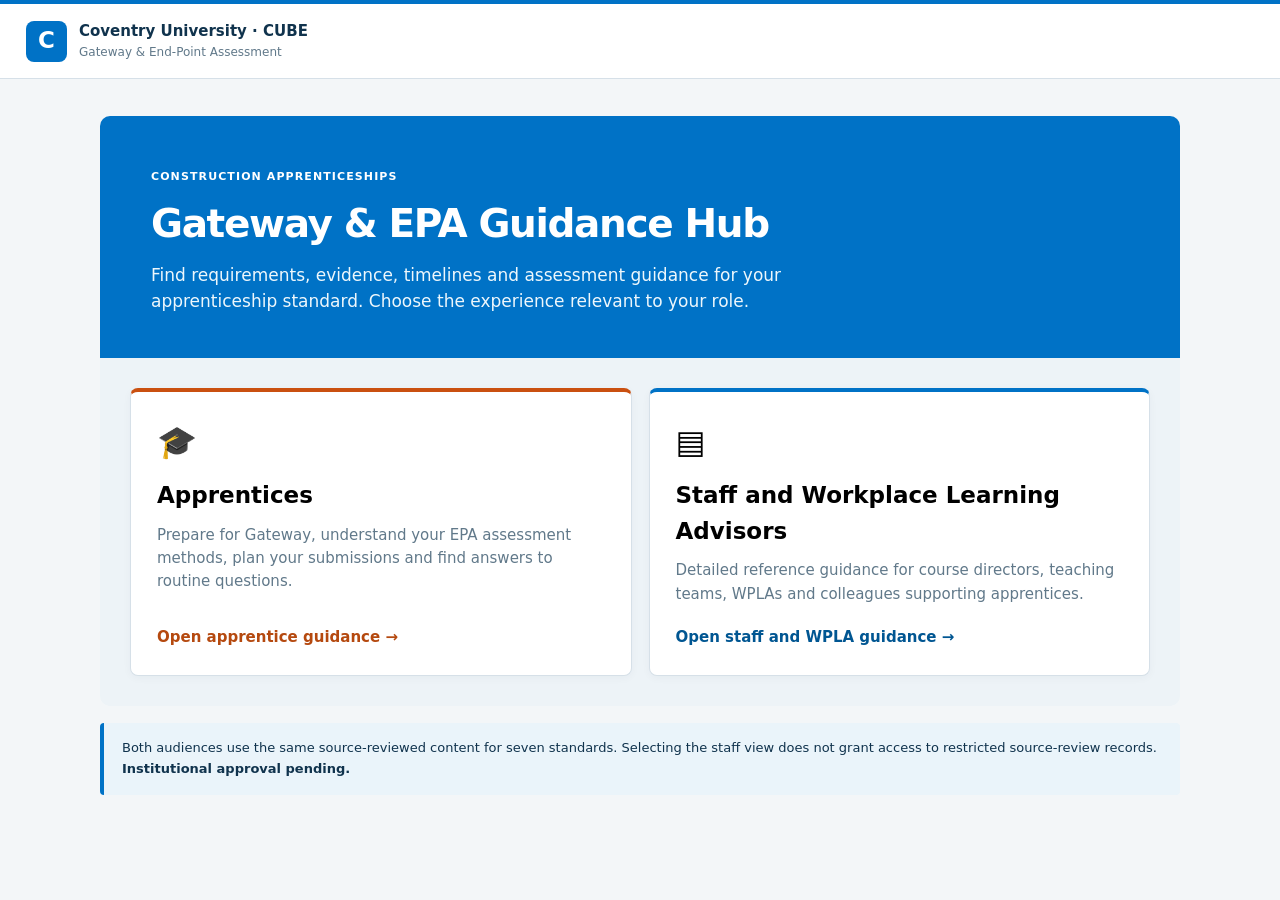
<file: index.html>
<!doctype html>
<html lang="en-GB">
<head>
  <meta charset="utf-8">
  <meta name="viewport" content="width=device-width, initial-scale=1">
  <meta name="robots" content="noindex">
  <title>Opening CUBE Gateway &amp; EPA Guidance Hub</title>
  <meta http-equiv="refresh" content="0; url=./site/">
  <script>
    // Preserve standard, role, pathway, and section in existing bookmarked links.
    window.location.replace('./site/' + window.location.search + window.location.hash);
  </script>
</head>
<body>
  <main>
    <p>Opening the <a href="./site/">CUBE Gateway &amp; EPA Guidance Hub</a>…</p>
  </main>
</body>
</html>
</file>
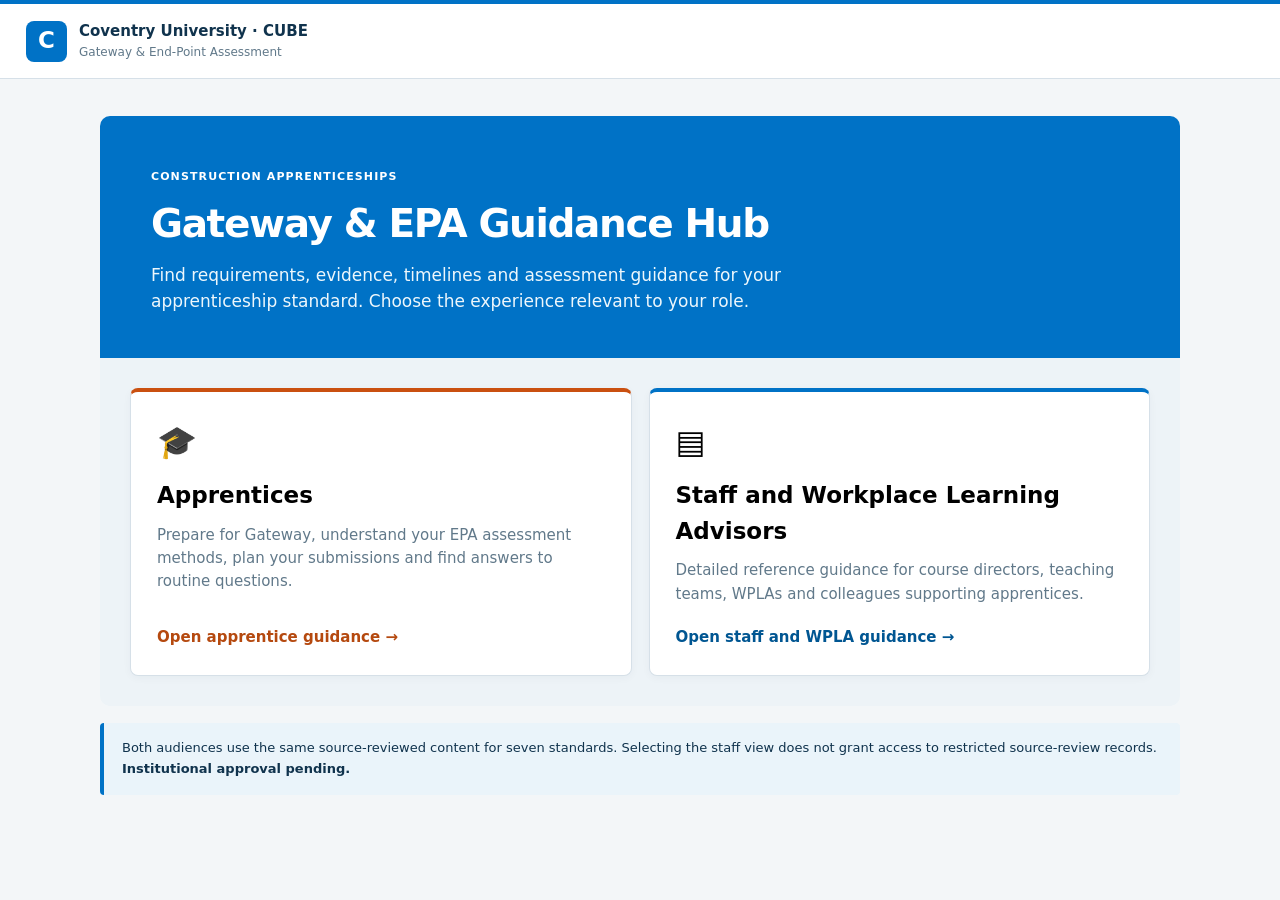
<file: site/index.html>
<!DOCTYPE html>
<html lang="en-GB">
<head>
<meta charset="utf-8">
<meta name="viewport" content="width=device-width, initial-scale=1">
<meta name="color-scheme" content="light">
<meta name="description" content="Coventry University CUBE construction apprenticeship Gateway and End-Point Assessment guidance for apprentices, staff and Workplace Learning Advisors.">
<meta name="theme-color" content="#0072C6">
<title>Gateway & EPA Guidance Hub · Coventry University CUBE</title>
<link rel="stylesheet" href="./styles.css">
<script src="./app.js" defer></script>
</head>
<body>
<div id="app"><div class="loading-screen"><div class="spinner"></div><p>Loading Gateway & EPA guidance…</p></div></div>
<noscript><div class="noscript">This guidance hub needs JavaScript. Enable JavaScript to use the interactive site, or consult the official apprenticeship and EPAO documents.</div></noscript>
</body>
</html>
</file>
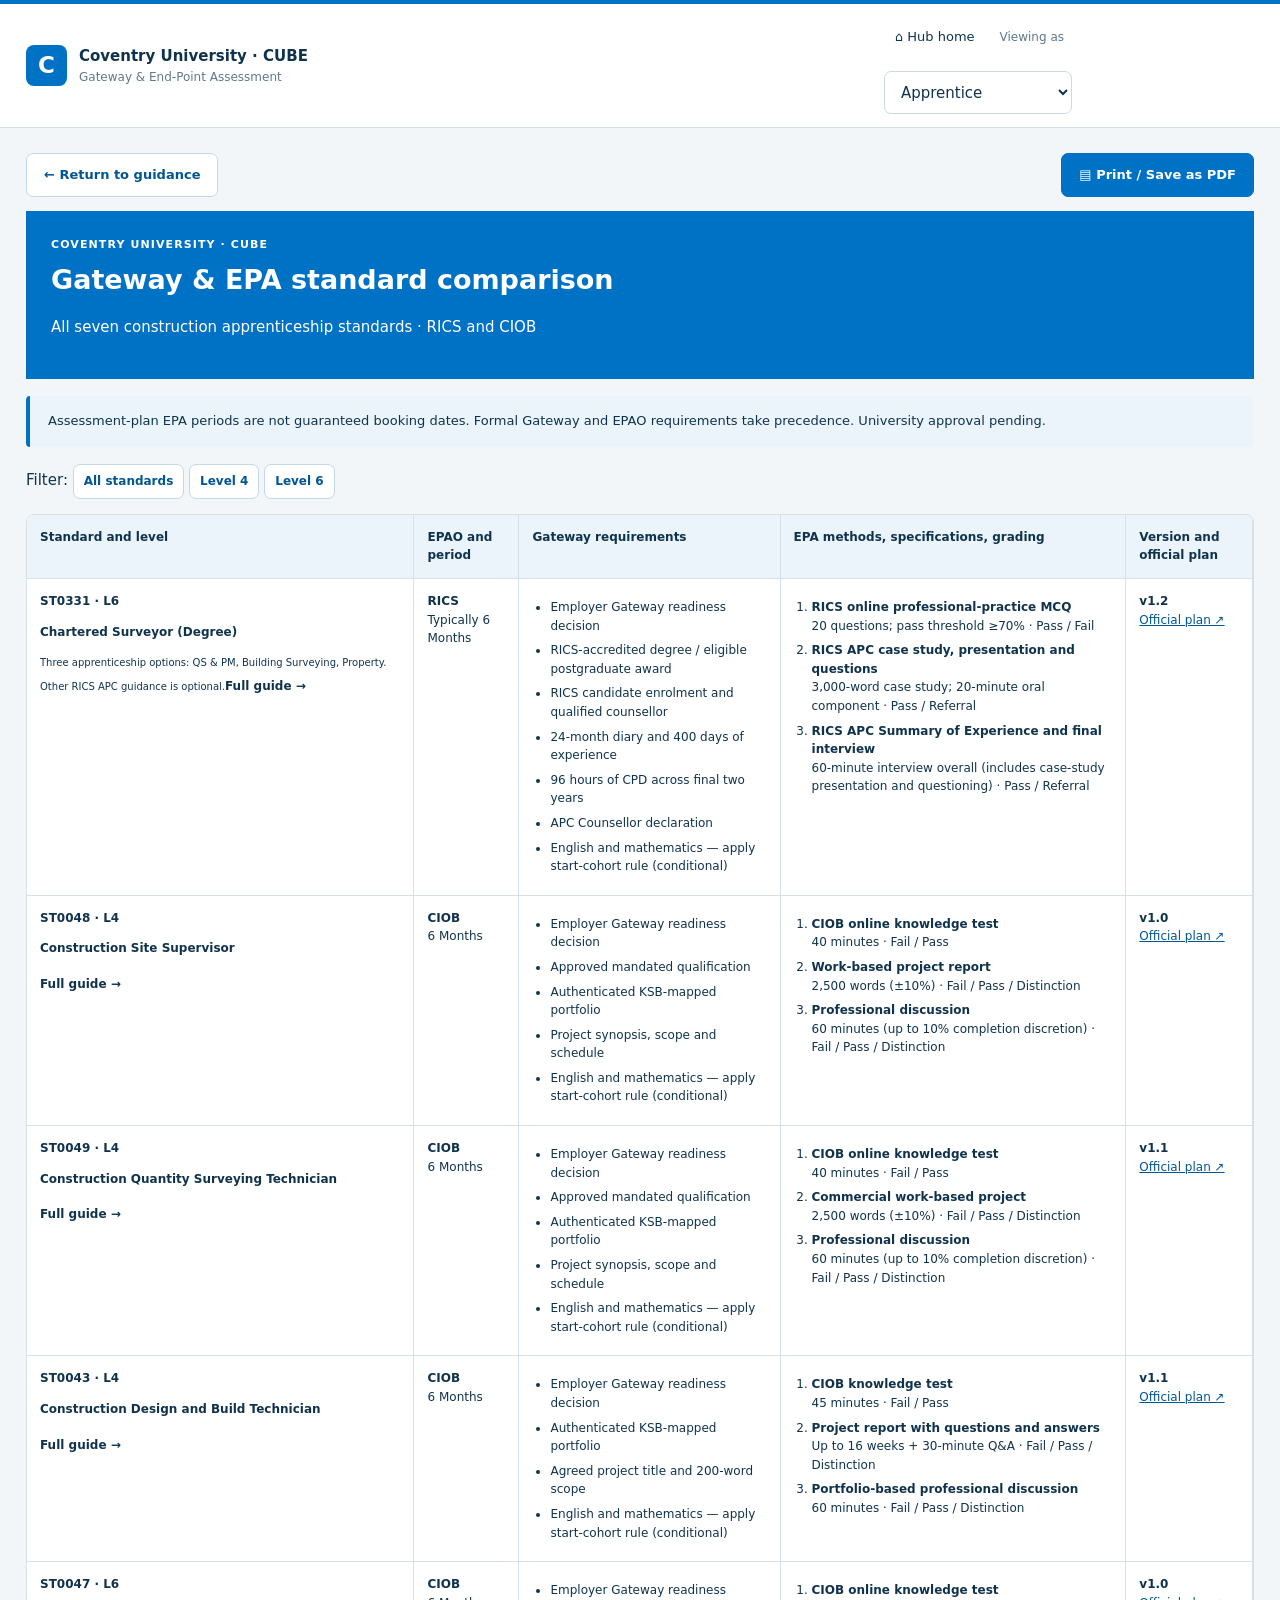
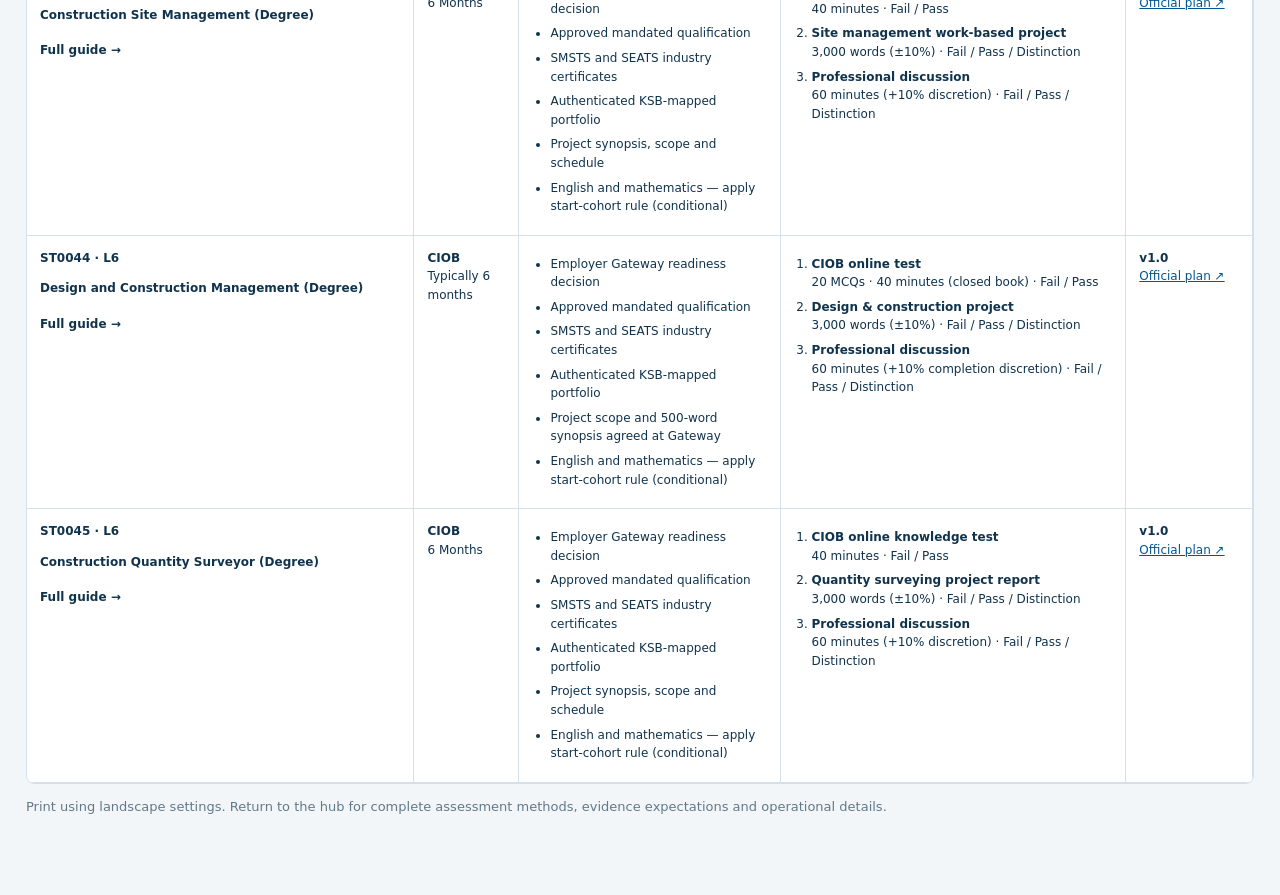
<file: site/compare/index.html>
<!doctype html><html lang="en"><head><meta charset="utf-8"><meta name="viewport" content="width=device-width,initial-scale=1"><title>Redirecting to standard comparison</title><script>const u=new URL('../',location.href);const q=new URLSearchParams(location.search);q.set('view','compare');u.search=q.toString();location.replace(u.toString());</script></head><body><p>Redirecting to the <a href="../?view=compare">standards comparison</a>…</p></body></html>
</file>
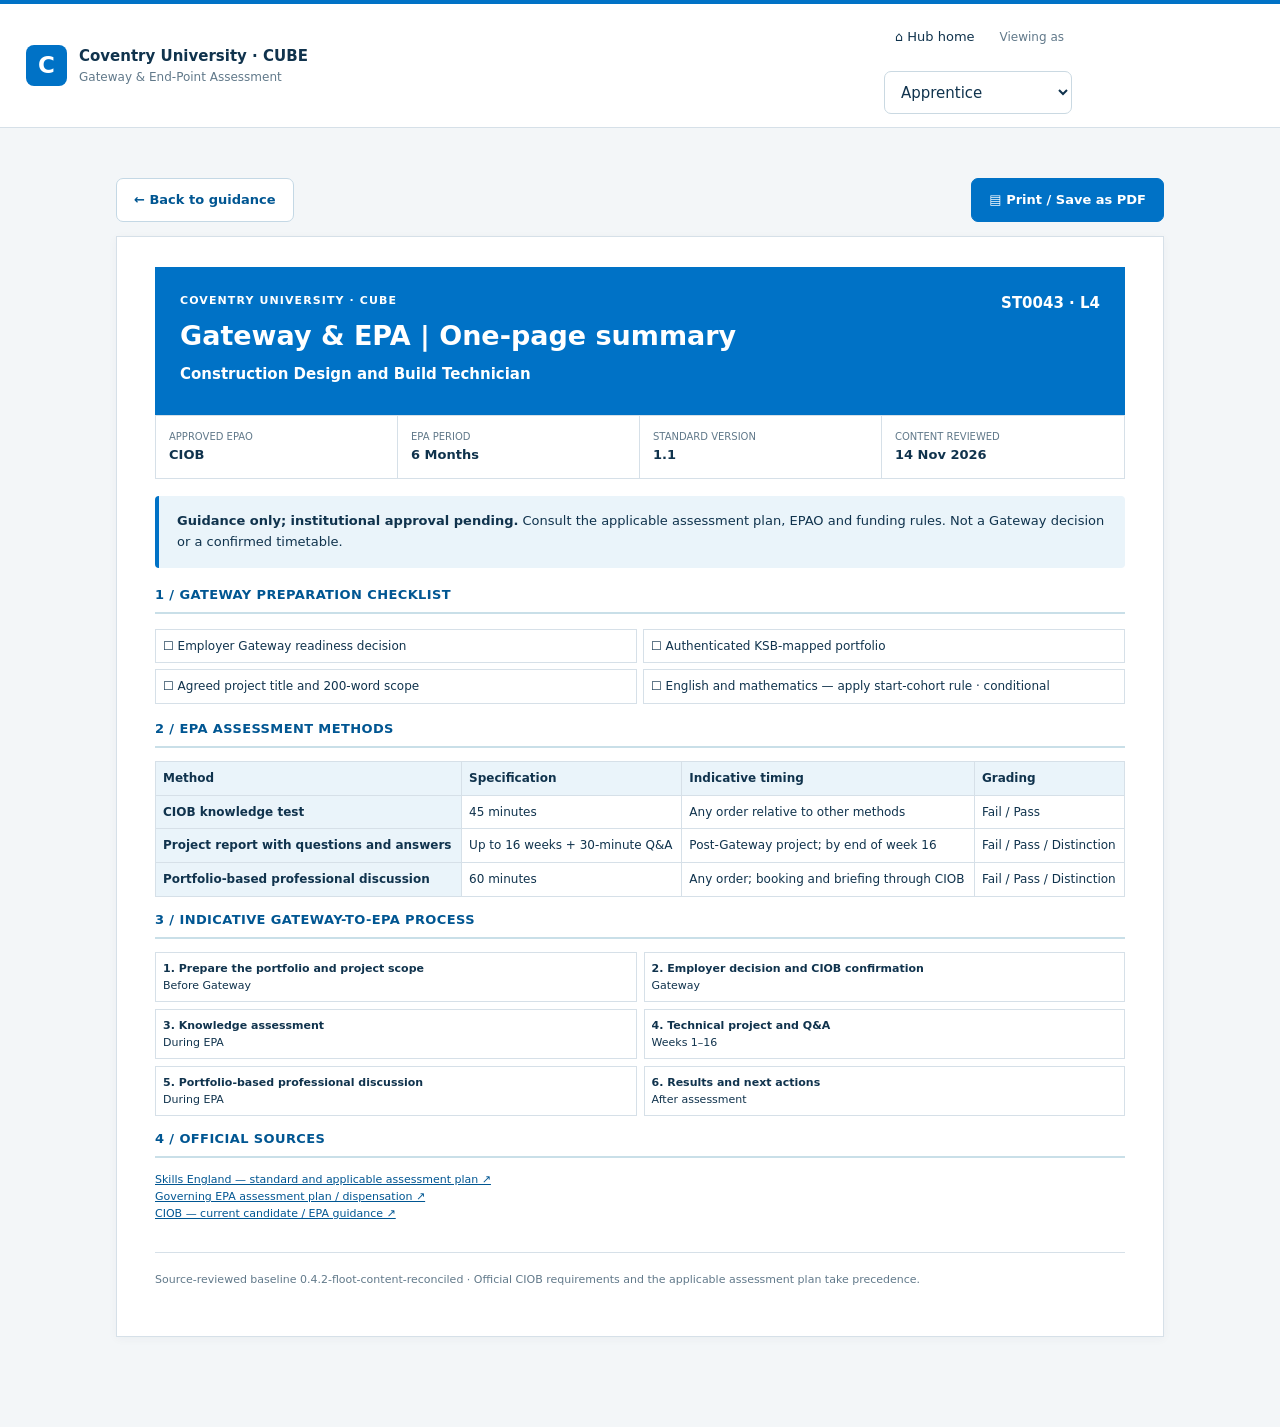
<file: site/summary/ST0043/index.html>
<!doctype html><html lang="en"><head><meta charset="utf-8"><meta name="viewport" content="width=device-width,initial-scale=1"><title>Redirecting to one-page summary</title><script>const u=new URL('../../',location.href);const q=new URLSearchParams(location.search);q.set('view','summary');q.set('standard','ST0043');u.search=q.toString();location.replace(u.toString());</script></head><body><p>Redirecting to the <a href="../../?view=summary&amp;standard=ST0043">one-page summary</a>…</p></body></html>
</file>
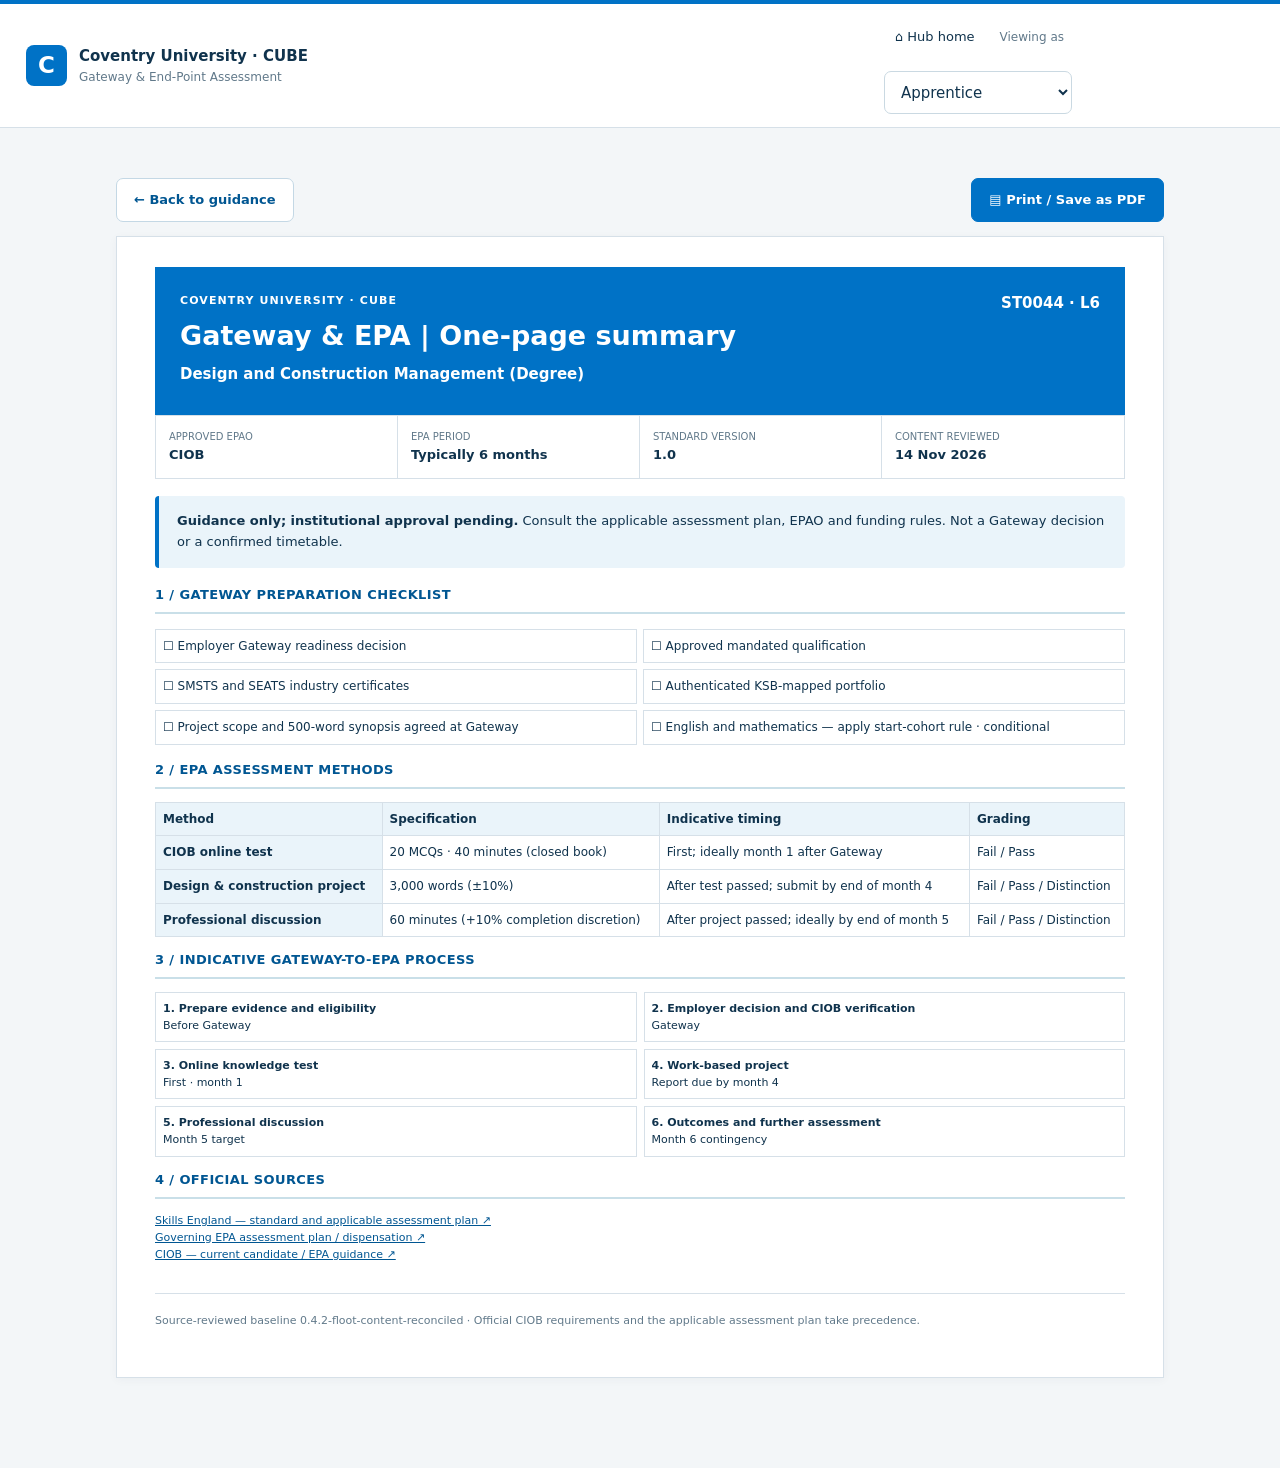
<file: site/summary/ST0044/index.html>
<!doctype html><html lang="en"><head><meta charset="utf-8"><meta name="viewport" content="width=device-width,initial-scale=1"><title>Redirecting to one-page summary</title><script>const u=new URL('../../',location.href);const q=new URLSearchParams(location.search);q.set('view','summary');q.set('standard','ST0044');u.search=q.toString();location.replace(u.toString());</script></head><body><p>Redirecting to the <a href="../../?view=summary&amp;standard=ST0044">one-page summary</a>…</p></body></html>
</file>
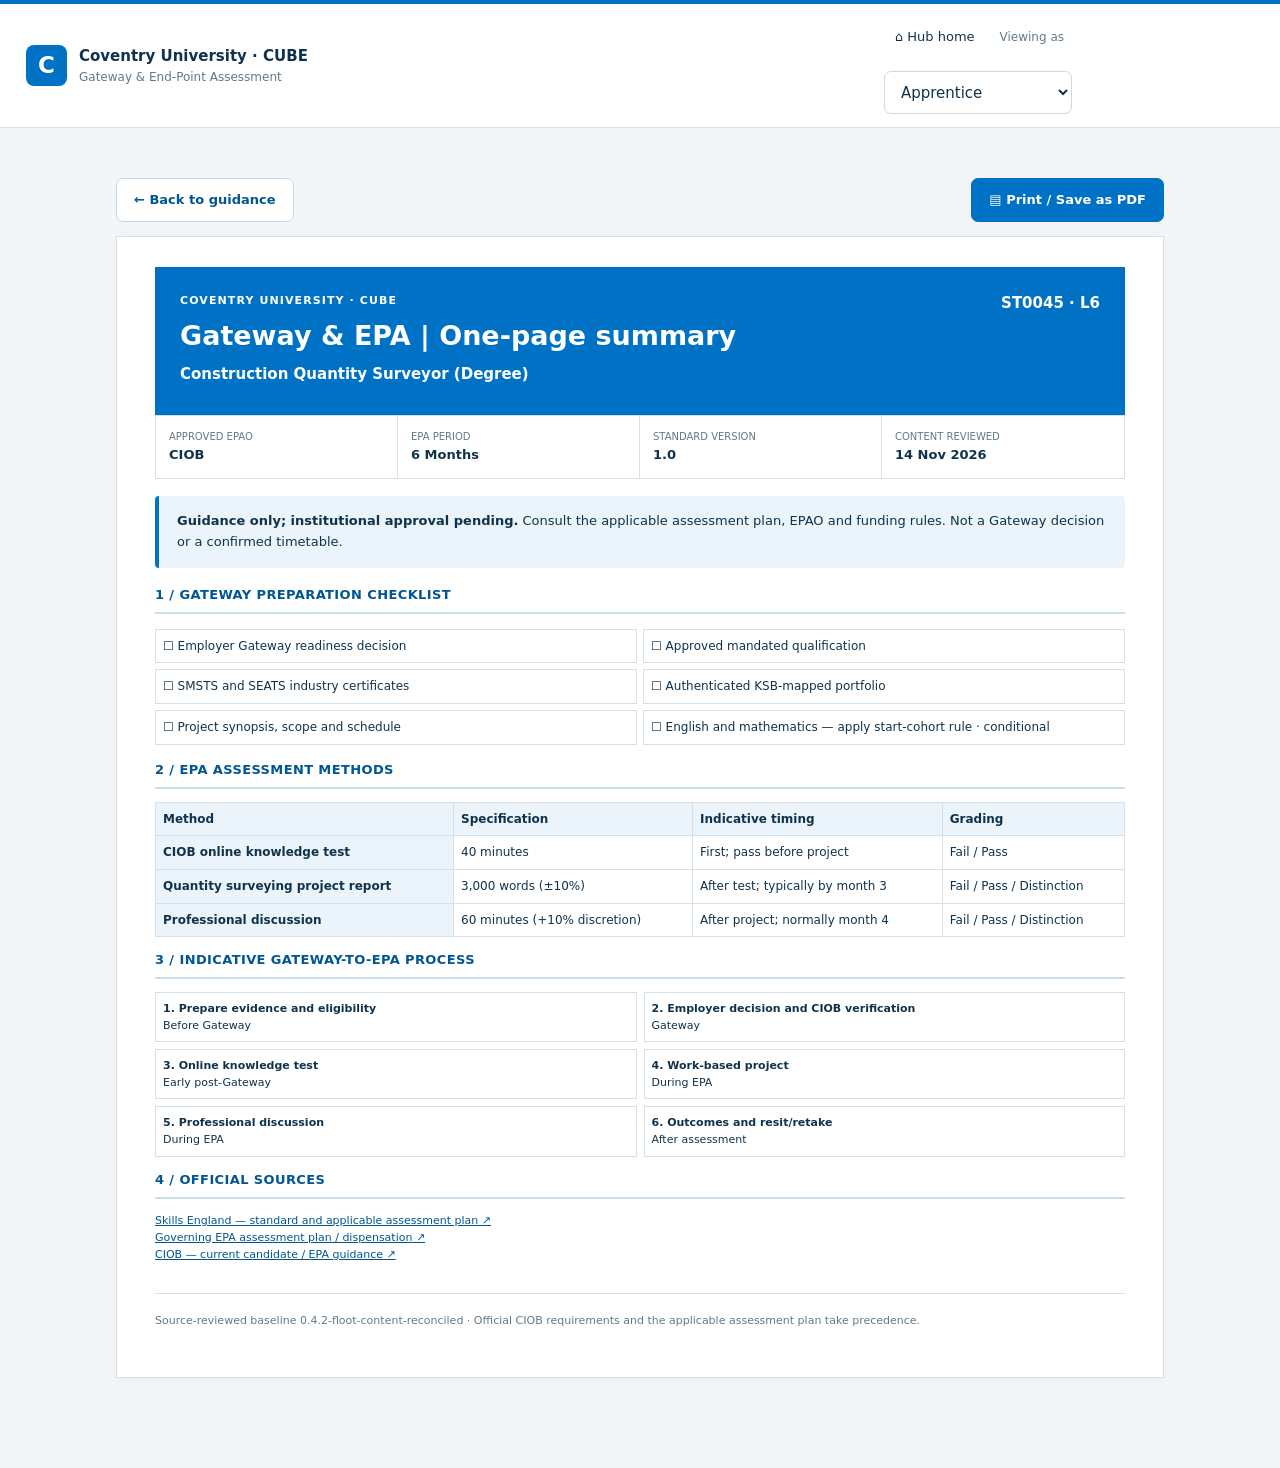
<file: site/summary/ST0045/index.html>
<!doctype html><html lang="en"><head><meta charset="utf-8"><meta name="viewport" content="width=device-width,initial-scale=1"><title>Redirecting to one-page summary</title><script>const u=new URL('../../',location.href);const q=new URLSearchParams(location.search);q.set('view','summary');q.set('standard','ST0045');u.search=q.toString();location.replace(u.toString());</script></head><body><p>Redirecting to the <a href="../../?view=summary&amp;standard=ST0045">one-page summary</a>…</p></body></html>
</file>
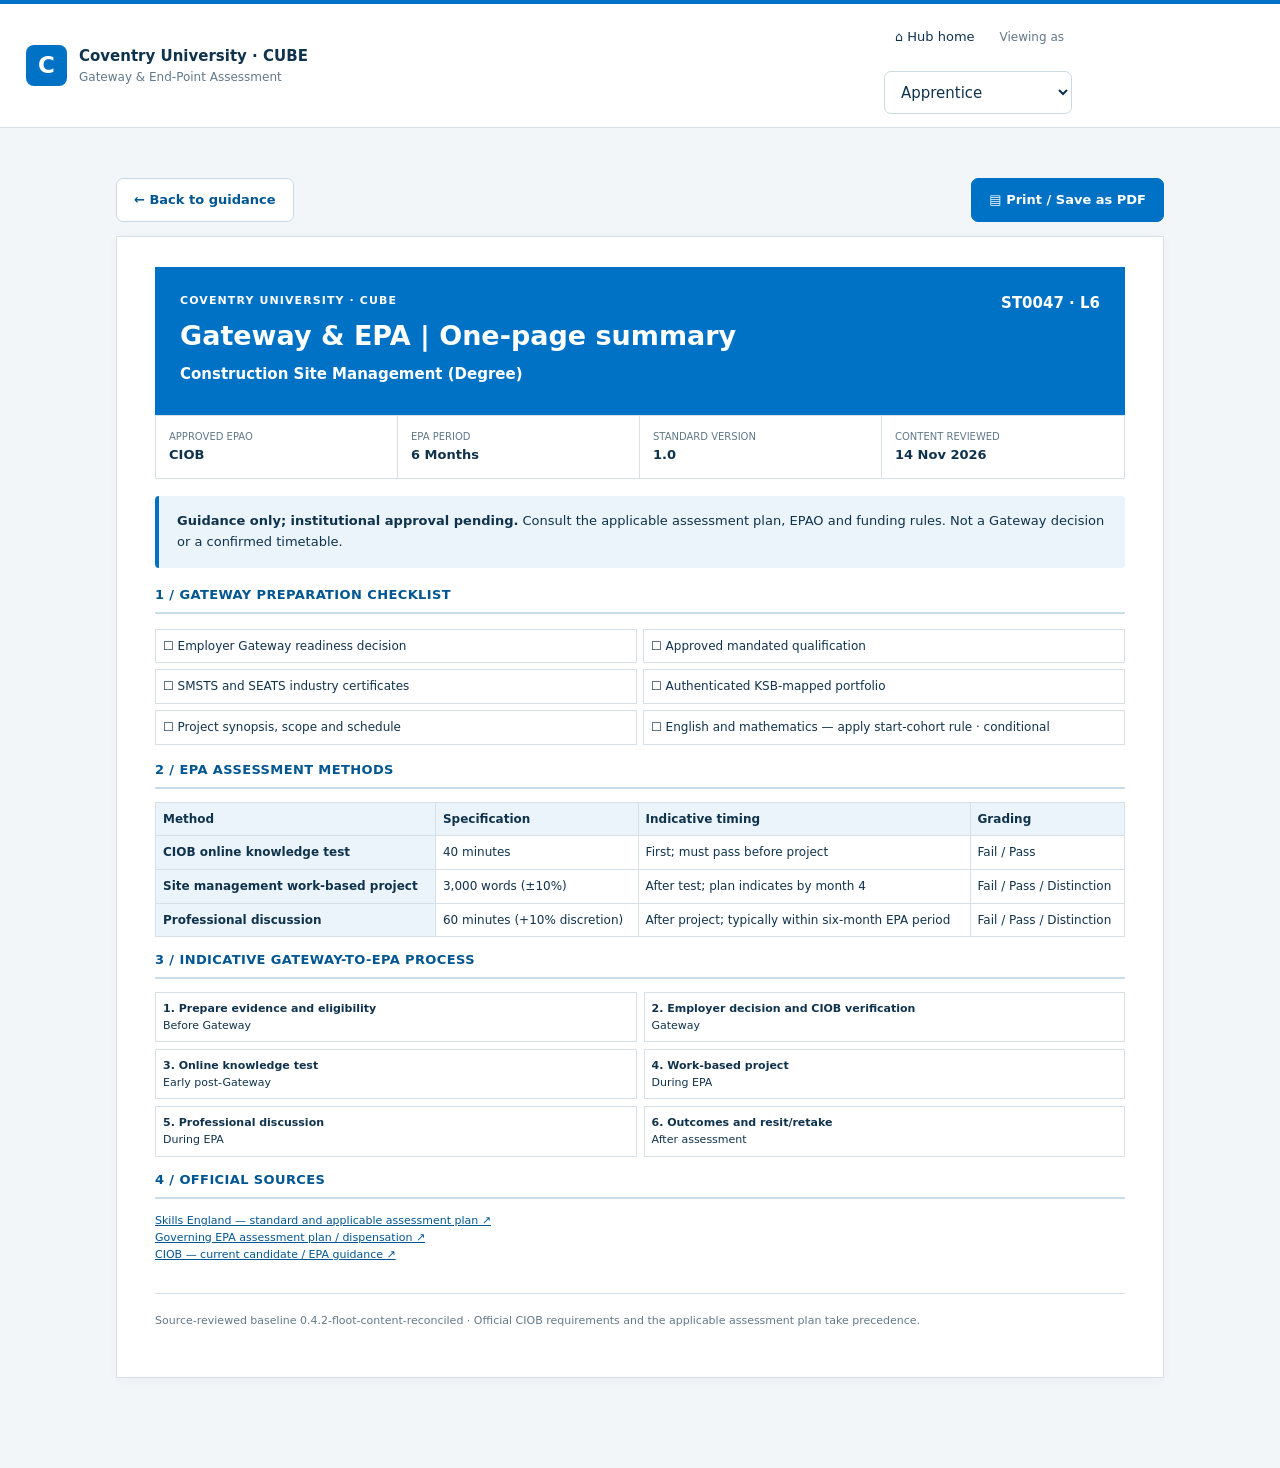
<file: site/summary/ST0047/index.html>
<!doctype html><html lang="en"><head><meta charset="utf-8"><meta name="viewport" content="width=device-width,initial-scale=1"><title>Redirecting to one-page summary</title><script>const u=new URL('../../',location.href);const q=new URLSearchParams(location.search);q.set('view','summary');q.set('standard','ST0047');u.search=q.toString();location.replace(u.toString());</script></head><body><p>Redirecting to the <a href="../../?view=summary&amp;standard=ST0047">one-page summary</a>…</p></body></html>
</file>
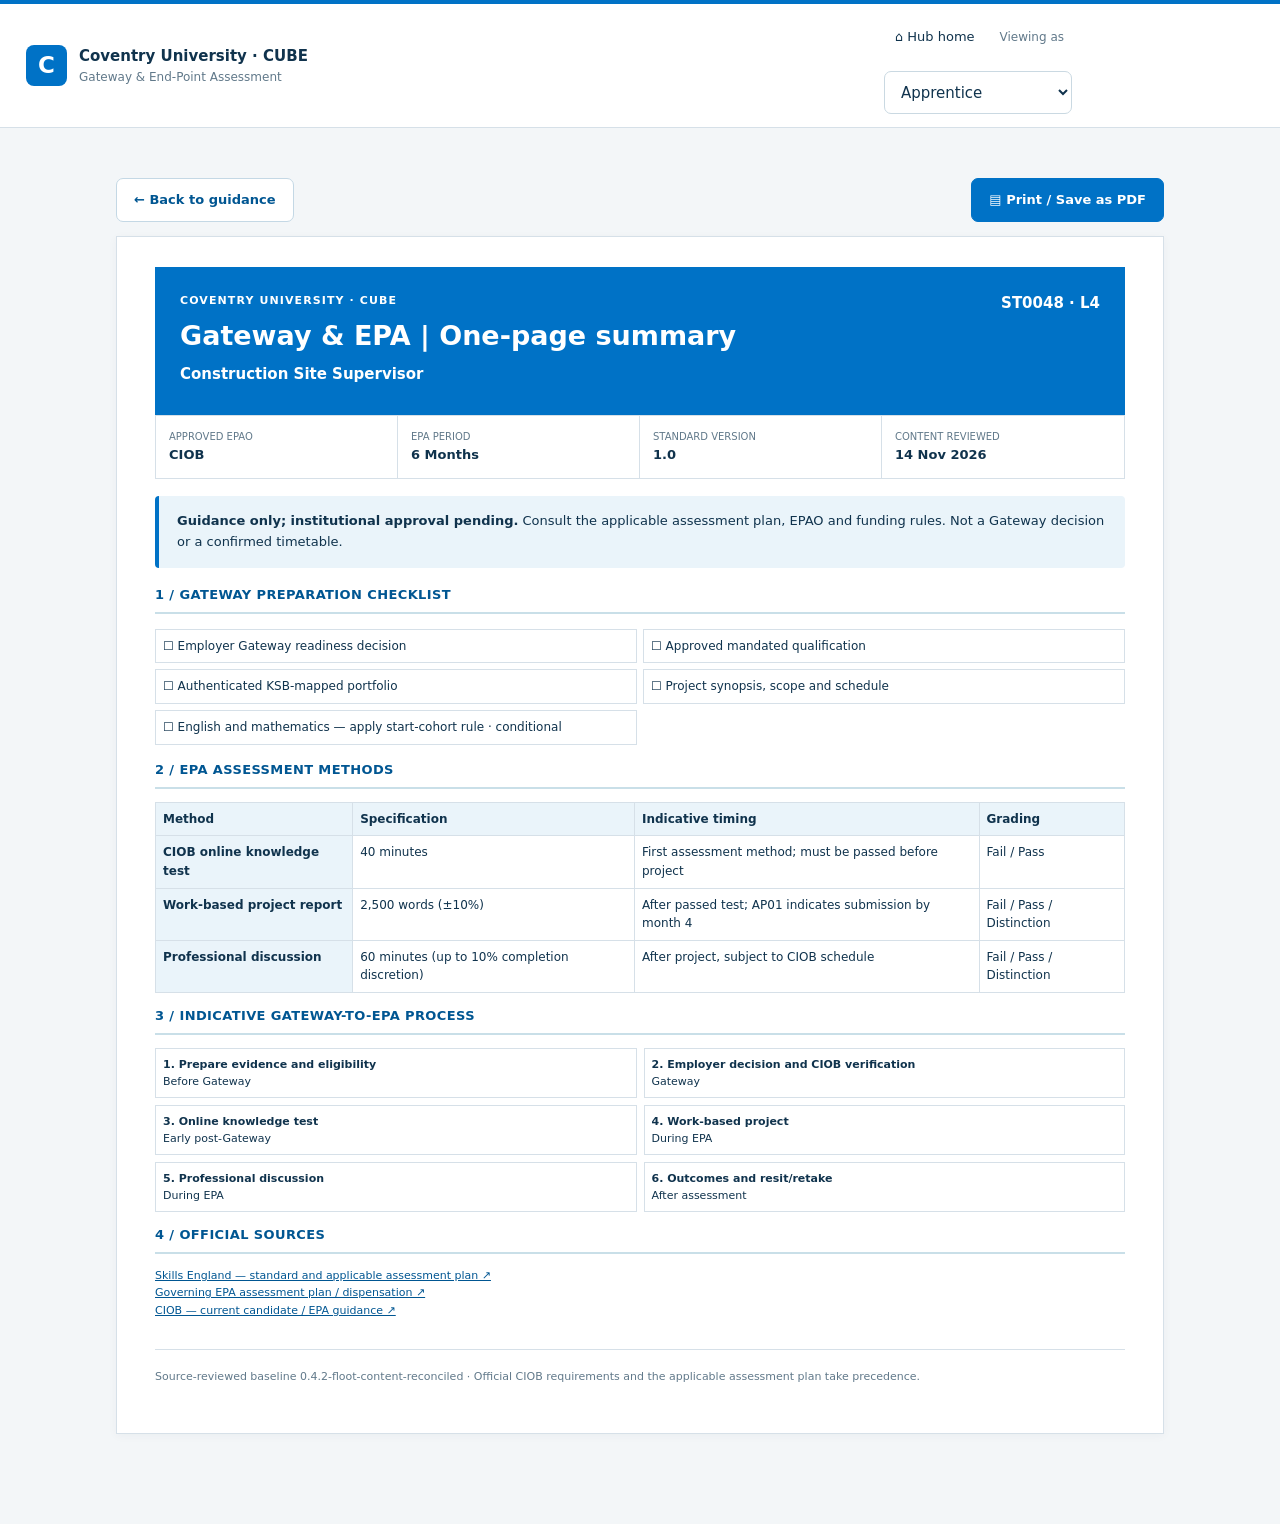
<file: site/summary/ST0048/index.html>
<!doctype html><html lang="en"><head><meta charset="utf-8"><meta name="viewport" content="width=device-width,initial-scale=1"><title>Redirecting to one-page summary</title><script>const u=new URL('../../',location.href);const q=new URLSearchParams(location.search);q.set('view','summary');q.set('standard','ST0048');u.search=q.toString();location.replace(u.toString());</script></head><body><p>Redirecting to the <a href="../../?view=summary&amp;standard=ST0048">one-page summary</a>…</p></body></html>
</file>
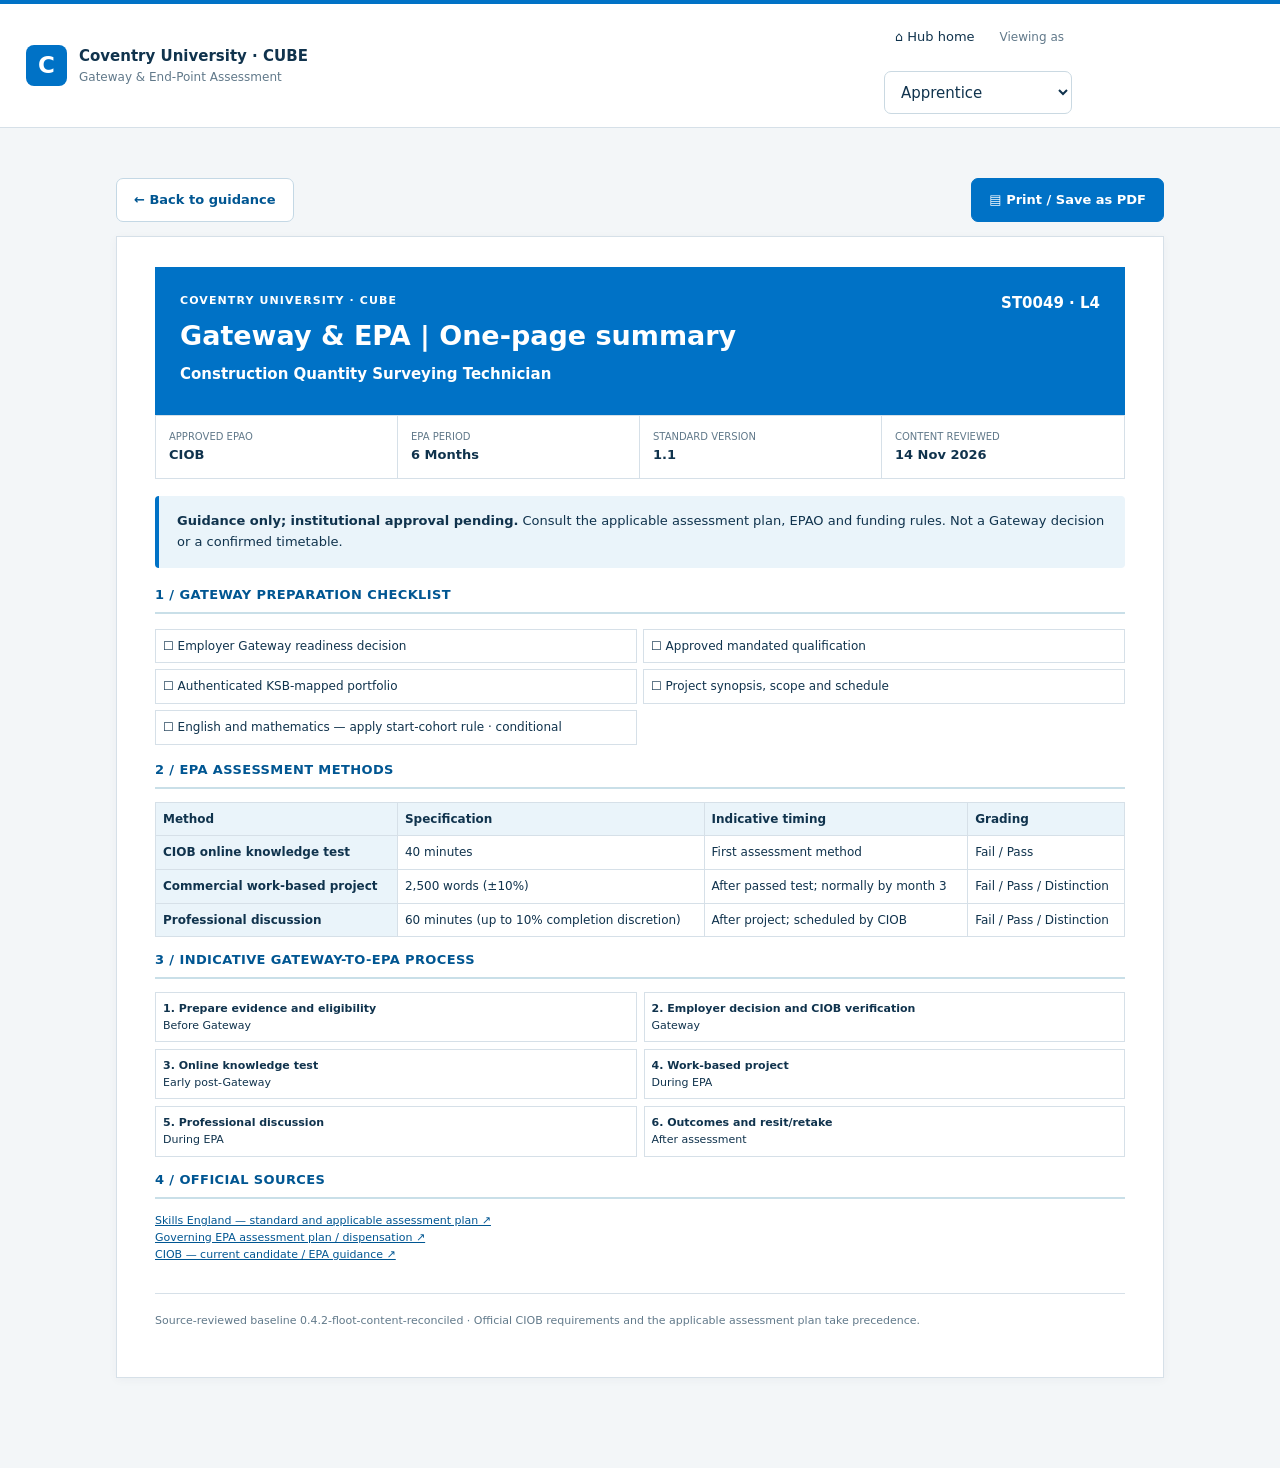
<file: site/summary/ST0049/index.html>
<!doctype html><html lang="en"><head><meta charset="utf-8"><meta name="viewport" content="width=device-width,initial-scale=1"><title>Redirecting to one-page summary</title><script>const u=new URL('../../',location.href);const q=new URLSearchParams(location.search);q.set('view','summary');q.set('standard','ST0049');u.search=q.toString();location.replace(u.toString());</script></head><body><p>Redirecting to the <a href="../../?view=summary&amp;standard=ST0049">one-page summary</a>…</p></body></html>
</file>
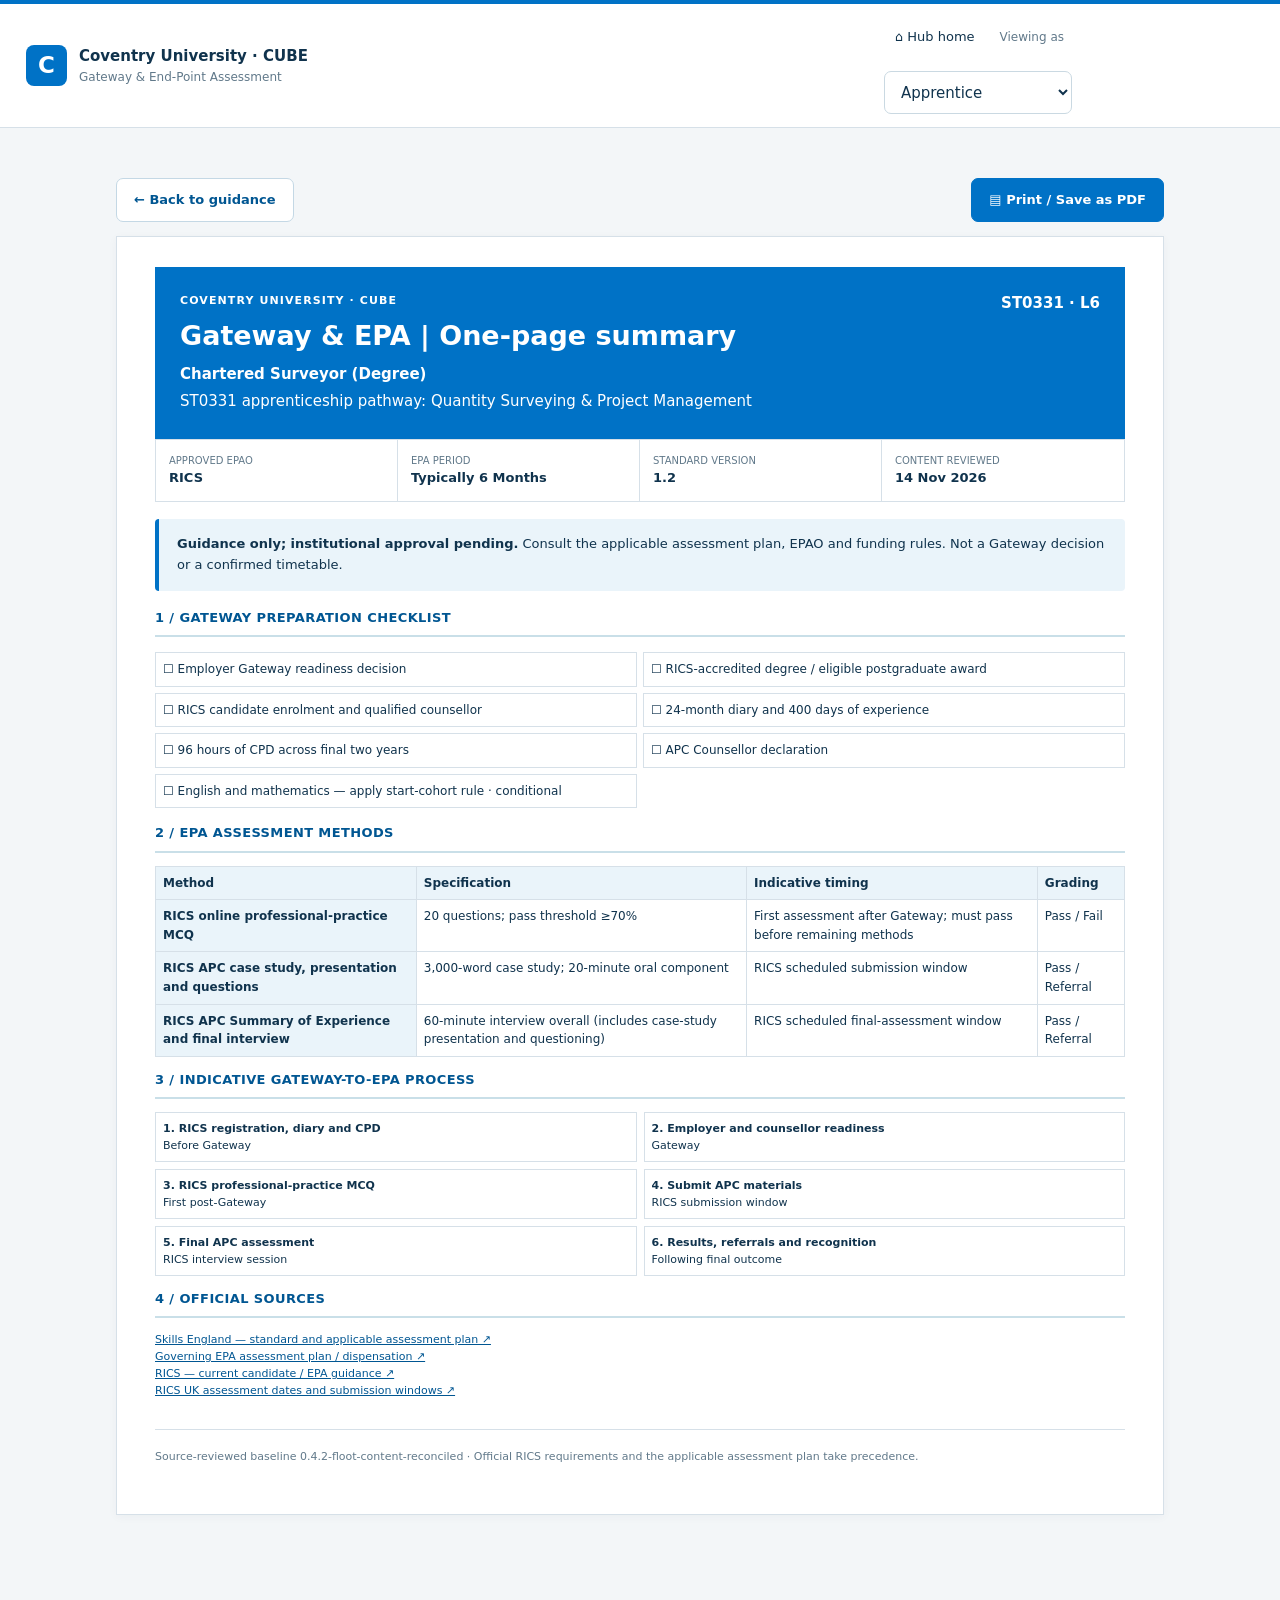
<file: site/summary/ST0331/index.html>
<!doctype html><html lang="en"><head><meta charset="utf-8"><meta name="viewport" content="width=device-width,initial-scale=1"><title>Redirecting to one-page summary</title><script>const u=new URL('../../',location.href);const q=new URLSearchParams(location.search);q.set('view','summary');q.set('standard','ST0331');u.search=q.toString();location.replace(u.toString());</script></head><body><p>Redirecting to the <a href="../../?view=summary&amp;standard=ST0331">one-page summary</a>…</p></body></html>
</file>
<file: site/styles.css>
:root{--blue:#0072C6;--blue-dark:#005692;--orange:#CA5010;--orange-dark:#B5490F;--ink:#10334D;--text:#28485F;--muted:#61798A;--line:#D6E0E8;--bg:#F3F6F8;--white:#fff;--subtle:#EEF5FA;--warn:#FCF3E6;--success:#217356;--shadow:0 2px 9px rgba(20,54,76,.04);color-scheme:light}*{box-sizing:border-box}html{scroll-behavior:auto}body{margin:0;font-family:'Segoe UI',system-ui,-apple-system,Arial,sans-serif;background:var(--bg);color:var(--ink);font-size:15px;line-height:1.55}button,select,input{font:inherit}button{cursor:pointer}a{color:var(--blue-dark)}button:focus-visible,a:focus-visible,input:focus-visible,select:focus-visible,summary:focus-visible{outline:3px solid #FFB04C;outline-offset:2px}.skip{position:absolute;top:-50px;left:12px;background:#fff;padding:9px;z-index:100}.skip:focus{top:8px}.top-rule{height:4px;background:var(--blue)}.university{background:#fff;border-bottom:1px solid var(--line)}.header-inner{max-width:1670px;padding:13px 26px;margin:auto;display:flex;align-items:center;justify-content:space-between;gap:20px;min-height:74px}.brand{display:flex;gap:12px;align-items:center;color:var(--ink);text-decoration:none}.brand-icon{height:41px;width:41px;border-radius:8px;background:var(--blue);color:#fff;display:grid;place-items:center;font-weight:800;font-size:23px}.brand strong,.brand small{display:block}.brand strong{font-size:15px}.brand small{color:var(--muted);font-size:12px}.header-right{display:flex;gap:14px;align-items:center;flex-wrap:wrap}.topnav{background:#fff;border-bottom:1px solid var(--line)}.topnav-inner{max-width:1670px;margin:auto;padding:0 24px;min-height:47px;display:flex;align-items:center;justify-content:space-between;gap:12px;flex-wrap:wrap}.navlinks,.utilities{display:flex;flex-wrap:wrap;gap:3px;align-items:center}.navlinks button,.utilities button,.link-button{border:0;background:none;color:var(--ink);font-size:13px;padding:10px 11px;border-radius:5px}.navlinks button:hover,.utilities button:hover,.link-button:hover{background:#E8F1F6}.navlinks button[aria-current=page]{color:var(--blue-dark);font-weight:700;background:#EAF4FA}.mini{font-size:12px;color:var(--muted)}.small-select{max-width:188px}.select{background:#fff;border:1px solid #CAD9E2;border-radius:7px;min-height:43px;padding:8px 35px 8px 12px;min-width:0;width:100%;color:var(--ink)}.button{background:var(--blue);color:#fff;border:1px solid var(--blue);border-radius:7px;font-weight:650;font-size:13px;padding:11px 17px;text-align:center}.button:hover{background:var(--blue-dark)}.button.outline{background:#fff;color:var(--blue-dark);border-color:#C4D8E5}.button.outline:hover{background:#EAF4FA}.button.orange{background:var(--orange-dark);border-color:var(--orange-dark)}.button.orange:hover{background:#9B3B08}.small-button{padding:7px 10px;font-size:12px}.page{max-width:1670px;margin:auto;padding:25px 26px 65px}.landing{max-width:1080px;margin:12px auto}.landing-hero{background:var(--blue);border-radius:10px 10px 0 0;color:#fff;padding:48px 51px 44px}.eyebrow{font-size:11px;letter-spacing:.1em;font-weight:800;text-transform:uppercase}.landing-hero h1{font-size:39px;line-height:1.14;letter-spacing:-.035em;margin:15px 0}.landing-hero p{font-size:17px;max-width:760px;margin:0;color:#EDF7FC}.landing-grid{display:grid;grid-template-columns:1fr 1fr;gap:17px;background:#EDF3F7;padding:30px;border-radius:0 0 10px 10px}.landing-card{text-align:left;background:#fff;border:1px solid var(--line);border-top:4px solid var(--orange);border-radius:8px;padding:26px;display:flex;flex-direction:column;min-height:253px;box-shadow:var(--shadow)}.landing-card.staff{border-top-color:var(--blue)}.landing-card:hover{border-color:var(--blue);transform:translateY(-1px)}.landing-card .icon{font-size:32px}.landing-card h2{font-size:23px;margin:10px 0}.landing-card p{color:var(--muted);margin:0 0 20px;flex:1}.landing-card b{color:var(--orange-dark)}.landing-card.staff b{color:var(--blue-dark)}.notice{padding:15px 18px;background:#EAF4FA;border-left:4px solid var(--blue);font-size:13px;line-height:1.6;margin:17px 0;border-radius:4px}.notice.amber{background:#FFF8EA;border-left-color:#B37723}.notice p{margin:4px 0}.selection{display:grid;grid-template-columns:minmax(230px,1.2fr) minmax(230px,1fr) minmax(190px,.55fr);gap:22px;background:#fff;border:1px solid var(--line);border-left:5px solid var(--accent,var(--blue));border-radius:9px;padding:18px 22px;align-items:start;margin-bottom:27px}.selection.nopath{grid-template-columns:minmax(230px,1.6fr) minmax(190px,.55fr)}.field label,.field small{display:block}.field label{font-size:13px;font-weight:700;margin:0 0 8px}.field small{font-size:11px;color:var(--muted);margin-top:6px}.selection-meta{display:flex;flex-direction:column;align-self:center;gap:3px;font-size:13px}.selection-meta small{color:var(--muted)}.audience-staff{--accent:var(--blue);--accent-dark:var(--blue-dark);--accent-light:#EAF4FA}.audience-apprentice{--accent:var(--orange);--accent-dark:var(--orange-dark);--accent-light:#FFF0E6}.audience-grid{display:grid;grid-template-columns:294px minmax(0,1fr);gap:29px;align-items:start}.audience-apprentice .audience-grid{grid-template-columns:minmax(0,1fr)}.sidebar{background:#fff;border:1px solid var(--line);border-radius:8px;padding:17px 10px;position:sticky;top:15px}.sidebar h2{font-size:12px;letter-spacing:.08em;color:var(--muted);margin:8px 13px 20px}.sidebar button{display:flex;align-items:center;gap:10px;width:100%;padding:12px 12px;text-align:left;background:none;border:0;color:var(--text);font-size:14px;border-radius:6px;margin:2px 0}.sidebar button.active{border-left:3px solid var(--blue);background:#EAF4FA;font-weight:700;color:var(--blue-dark)}.sidebar button:hover{background:#F0F5F9}.sidebar .side-note{padding:17px 13px 4px;font-size:11px;color:var(--muted);border-top:1px solid var(--line);margin-top:15px}.guide-main{min-width:0}.overview-hero{background:var(--accent);padding:30px 34px;color:#fff;border-radius:8px;margin-bottom:24px}.overview-hero .topline{display:flex;align-items:center;justify-content:space-between;gap:15px}.overview-hero h1{font-size:43px;letter-spacing:-.035em;line-height:1.13;margin:20px 0 9px}.overview-hero p{font-size:16px;max-width:830px;line-height:1.55;margin:0 0 22px;color:#fff}.hero-pills{display:flex;gap:10px;flex-wrap:wrap}.hero-pills span{border:1px solid rgba(255,255,255,.62);padding:8px 11px;border-radius:5px;font-size:12px;font-weight:700}.apprentice-overview{display:grid;grid-template-columns:minmax(0,1fr) 310px;gap:20px}.assurance{background:#fff;border:1px solid var(--line);border-top:3px solid var(--orange);padding:22px 24px;border-radius:7px}.assurance h3{margin:11px 0;font-size:18px}.assurance p{color:var(--muted);font-size:13px}.text-action{border:0;background:none;color:var(--accent-dark);padding:5px 0;font-weight:700;text-align:left}.text-action:hover{text-decoration:underline}.compact-context{background:#fff;border:1px solid var(--line);border-left:4px solid var(--accent);border-radius:7px;padding:15px 20px;margin-bottom:22px;display:flex;gap:14px;align-items:center;justify-content:space-between}.compact-context b{font-size:16px;display:block}.compact-context span{font-size:12px;color:var(--muted)}.journey-head{margin:17px 0 8px;display:flex;justify-content:space-between}.journey-head b{font-size:12px;letter-spacing:.09em;color:var(--accent-dark)}.journey-rail{display:grid;grid-template-columns:repeat(4,1fr);border:1px solid var(--line);border-radius:8px;background:#fff;overflow:hidden}.journey-rail button{border:0;border-right:1px solid var(--line);background:#fff;min-height:86px;text-align:left;display:flex;align-items:center;gap:12px;padding:14px 15px}.journey-rail button:last-child{border-right:0}.journey-rail button.active{background:var(--accent-light)}.journey-rail .number{display:grid;place-items:center;border:1px solid #C4D6E1;height:35px;width:35px;border-radius:50%;flex:none;color:var(--accent-dark);font-weight:700}.journey-rail button.active .number{background:var(--accent);border-color:var(--accent);color:#fff}.journey-rail b{display:block;font-size:14px}.journey-rail small{display:block;font-size:12px;color:var(--muted)}.secondary-nav{display:flex;gap:9px;flex-wrap:wrap;margin:16px 0 20px}.secondary-nav button{border:1px solid var(--line);background:#fff;color:var(--text);border-radius:6px;padding:11px 14px;font-size:13px}.secondary-nav button.active{border-color:var(--accent);background:var(--accent-light);color:var(--accent-dark);font-weight:700}.section-title{padding:5px 0 14px}.section-title small{display:block;color:var(--accent-dark);font-size:12px;letter-spacing:.1em;font-weight:800}.section-title h1,.section-title h2{font-size:31px;line-height:1.2;letter-spacing:-.025em;margin:10px 0}.section-title p{font-size:15px;color:var(--muted);margin:4px 0 8px;max-width:900px}.panel{background:#fff;border:1px solid var(--line);border-radius:8px;padding:22px 24px;margin:16px 0;box-shadow:var(--shadow)}.panel h3{font-size:18px;margin:0 0 10px}.panel h4{font-size:15px;margin:8px 0}.panel p{color:var(--text);margin:8px 0;line-height:1.65}.panel ul,.panel ol{padding-left:23px}.panel li{margin:7px 0}.metric-grid{display:grid;grid-template-columns:repeat(3,1fr);gap:12px}.metric{background:#fff;border:1px solid var(--line);padding:16px;border-radius:8px}.metric span,.metric small{display:block;color:var(--muted);font-size:12px}.metric strong{display:block;font-size:25px;margin:5px 0;color:var(--ink)}.quick-grid{display:grid;grid-template-columns:repeat(3,1fr);gap:13px}.quick-card{background:#fff;text-align:left;border:1px solid var(--line);border-top:4px solid var(--accent);border-radius:8px;padding:20px}.quick-card:hover{background:var(--accent-light)}.quick-card .glyph{font-size:25px}.quick-card strong,.quick-card span{display:block}.quick-card strong{font-size:16px;margin:10px 0}.quick-card span{font-size:13px;color:var(--muted)}.duo{display:grid;grid-template-columns:1fr 1fr;gap:15px}.progress{background:#E1E9EE;border-radius:15px;height:10px;overflow:hidden;margin:14px 0 6px}.progress div{height:100%;background:var(--accent);transition:width .18s}.muted{color:var(--muted)!important;font-size:13px}.requirements{display:grid;gap:12px}.requirement{display:grid;grid-template-columns:43px 1fr;gap:15px;background:#fff;border:1px solid var(--line);border-radius:8px;padding:20px}.req-no{font-size:13px;color:var(--accent-dark);font-weight:700}.requirement h3{font-size:17px;margin:0}.requirement p{color:var(--text);margin:10px 0}.req-head{display:flex;justify-content:space-between;gap:15px}.badge{background:#EFF3F7;color:var(--ink);font-size:11px;padding:5px 8px;border-radius:5px;white-space:nowrap}.req-bottom{display:flex;align-items:center;gap:15px;flex-wrap:wrap;padding-top:12px;margin-top:14px;border-top:1px solid var(--line)}.req-bottom select{max-width:235px;min-height:38px}.methods{display:grid;gap:12px}details.method,details.faq{background:#fff;border:1px solid var(--line);border-radius:8px;overflow:hidden}details.method summary{padding:17px 20px;cursor:pointer;display:flex;gap:15px;align-items:center;list-style:none}details.method summary::-webkit-details-marker{display:none}details.method summary span{height:37px;width:37px;flex:none;border-radius:5px;background:var(--accent-light);display:grid;place-items:center;color:var(--accent-dark);font-weight:800}details.method h3{margin:0;font-size:17px}details.method summary small{color:var(--muted)}.method-body{padding:18px 22px;border-top:1px solid var(--line)}.method-facts{display:grid;grid-template-columns:repeat(3,1fr);gap:12px;margin-bottom:17px}.method-facts div{background:#F4F7F9;padding:12px;border-radius:5px}.method-facts small,.method-facts b{display:block}.method-facts small{color:var(--muted);font-size:11px}.method-facts b{font-size:13px}.timeline{display:grid;gap:11px}.timeline-item{display:flex;gap:13px}.timeline-no{height:34px;width:34px;display:grid;place-items:center;background:var(--accent-light);color:var(--accent-dark);font-weight:700;border-radius:50%;flex:none}.timeline-item .panel{margin:0;flex:1}.date-grid{display:grid;grid-template-columns:repeat(3,1fr);gap:12px}.date-card{background:#fff;border:1px solid var(--line);padding:18px;border-radius:7px}.date-card small,.date-card strong{display:block}.date-card small{color:var(--muted)}.date-card strong{font-size:18px;margin-top:8px}.faqs{display:grid;gap:7px}details.faq summary{padding:13px 17px;cursor:pointer;font-weight:700;font-size:14px}details.faq[open] summary{background:var(--accent-light)}details.faq p,details.faq .text-action{margin:8px 17px 14px}.search{width:100%;border:1px solid var(--line);border-radius:7px;min-height:47px;padding:10px 12px;margin-bottom:13px}.resources{display:grid;grid-template-columns:repeat(2,1fr);gap:12px}.source-card{display:block;background:#fff;border:1px solid var(--line);border-radius:7px;padding:20px;text-decoration:none;color:var(--text)}.source-card h3{font-size:15px;color:var(--ink);margin:7px 0}.source-card:hover{border-color:var(--accent)}.source-card p{font-size:13px;color:var(--muted)}.endnav{border-top:1px solid var(--line);padding-top:18px;margin-top:30px;display:flex;justify-content:space-between;gap:12px;flex-wrap:wrap}.footer{color:var(--muted);font-size:11px;margin-top:30px;border-top:1px solid var(--line);padding:18px 0}.footer span{display:block}.print-page{max-width:1100px;margin:25px auto}.print-sheet{background:#fff;padding:30px 38px;border:1px solid var(--line);box-shadow:var(--shadow)}.print-head{background:var(--blue);padding:25px;color:#fff;display:flex;gap:20px;justify-content:space-between}.print-head h1{font-size:27px;margin:6px 0}.print-head h2{font-size:15px;margin:4px 0}.print-sheet h3{font-size:13px;letter-spacing:.03em;text-transform:uppercase;border-bottom:2px solid #C9DFE8;padding-bottom:7px;color:var(--blue-dark)}.meta-grid{display:grid;grid-template-columns:repeat(4,1fr);gap:0;border:1px solid var(--line)}.meta-grid div{padding:13px;border-right:1px solid var(--line)}.meta-grid div:last-child{border-right:0}.meta-grid small,.meta-grid b{display:block}.meta-grid small{font-size:10px;color:var(--muted)}.meta-grid b{font-size:13px}.print-list{display:grid;grid-template-columns:1fr 1fr;gap:6px;padding:0;list-style:none}.print-list li{font-size:12px;padding:7px;border:1px solid var(--line);break-inside:avoid}.print-table{border-collapse:collapse;width:100%;font-size:12px}.print-table th,.print-table td{border:1px solid var(--line);padding:7px;text-align:left;vertical-align:top}.print-table th{background:#EAF4FA}.matrix-wrap{overflow:auto;background:#fff;border:1px solid var(--line);border-radius:8px}.matrix{width:100%;min-width:1120px;border-collapse:collapse}.matrix th,.matrix td{vertical-align:top;text-align:left;border-bottom:1px solid var(--line);border-right:1px solid var(--line);font-size:12px;padding:13px}.matrix thead th{background:#EAF4FA;color:var(--ink)}.matrix td ul,.matrix td ol{padding-left:18px;margin:0}.matrix td li{margin:6px 0}.matrix td small{display:block;color:var(--muted)}.matrix th[scope=row]{min-width:190px}.matrix small{font-weight:400}.no-results{background:#fff;border:1px solid var(--line);padding:20px;border-radius:6px}.loading-screen{padding:15vh 10px;text-align:center}.spinner{height:28px;width:28px;border-radius:50%;border:3px solid #CCDCE6;border-top-color:var(--blue);animation:spin 1s linear infinite;margin:auto}@keyframes spin{to{transform:rotate(360deg)}}.noscript{padding:20px;margin:20px;background:#fff7e6}.visually-hidden{position:absolute!important;height:1px;width:1px;overflow:hidden;clip:rect(0,0,0,0);white-space:nowrap}.workflow-hint{color:var(--muted);font-size:12px}
@media(max-width:1130px){.apprentice-overview{grid-template-columns:1fr}.selection{grid-template-columns:1fr 1fr}.selection-meta{grid-column:1/-1;flex-direction:row;gap:14px}.audience-grid{grid-template-columns:232px minmax(0,1fr);gap:16px}.overview-hero h1{font-size:35px}.resources{grid-template-columns:1fr}.quick-grid{gap:9px}}
@media(max-width:800px){.header-inner{padding:12px 16px}.page{padding:18px 12px}.audience-grid{grid-template-columns:1fr}.sidebar{position:static}.sidebar nav{display:grid;grid-template-columns:repeat(2,1fr)}.sidebar h2{margin-bottom:8px}.sidebar button{font-size:12px}.overview-hero h1{font-size:31px}.journey-rail{grid-template-columns:repeat(2,1fr)}.journey-rail button:nth-child(2){border-right:0}.journey-rail button:nth-child(-n+2){border-bottom:1px solid var(--line)}.metric-grid,.quick-grid,.date-grid{grid-template-columns:1fr 1fr}.landing-hero{padding:35px 25px}}
@media(max-width:540px){.header-right{gap:5px}.brand strong{font-size:13px}.brand small{font-size:10px}.topnav-inner{padding:0 8px}.navlinks,.utilities{overflow-x:auto;max-width:100%}.navlinks button,.utilities button{font-size:12px;padding:8px 7px}.selection,.selection.nopath{grid-template-columns:1fr;gap:12px;padding:14px}.selection-meta{grid-column:1;flex-direction:column;gap:2px}.landing-grid{grid-template-columns:1fr;padding:16px}.landing-hero h1{font-size:30px}.landing-card{min-height:190px}.overview-hero{padding:23px 20px}.overview-hero h1{font-size:28px}.overview-hero p{font-size:14px}.hero-pills span{font-size:11px}.journey-rail button{min-height:80px;padding:9px 10px;gap:7px}.journey-rail .number{height:28px;width:28px}.journey-rail b{font-size:12px}.journey-rail small{font-size:11px}.metric-grid,.quick-grid,.duo,.date-grid,.resources,.method-facts,.meta-grid,.print-list{grid-template-columns:1fr}.section-title h1,.section-title h2{font-size:26px}.requirement{padding:14px;grid-template-columns:25px 1fr;gap:7px}.req-head{flex-wrap:wrap}.print-sheet{padding:15px}.print-head{padding:18px}.sidebar nav{grid-template-columns:1fr 1fr}.compact-context{align-items:start;flex-direction:column}}
@media print{@page{size:A4;margin:10mm}body{background:#fff;color:#000;-webkit-print-color-adjust:exact;print-color-adjust:exact}.no-print,.top-rule,.university,.topnav,.header-right,.sidebar,.selection,.endnav,.footer{display:none!important}.page{max-width:none;padding:0}.print-page{margin:0;max-width:none}.print-sheet{padding:0;border:0;box-shadow:none}.print-head{background:var(--blue)!important}.print-list{grid-template-columns:1fr 1fr}.meta-grid{grid-template-columns:repeat(4,1fr)}.print-table,.print-list{font-size:10px}.print-list li{font-size:10px}.print-sheet section{break-inside:avoid}.matrix-wrap{overflow:visible;border:0}.matrix{min-width:0;font-size:9px}.matrix th,.matrix td{font-size:9px;padding:5px}.comparison-print{page:cube-comparison}.comparison-print .matrix{width:100%}.comparison-print thead{display:table-header-group}}

@page cube-comparison{size:A4 landscape;margin:8mm}
</file>
